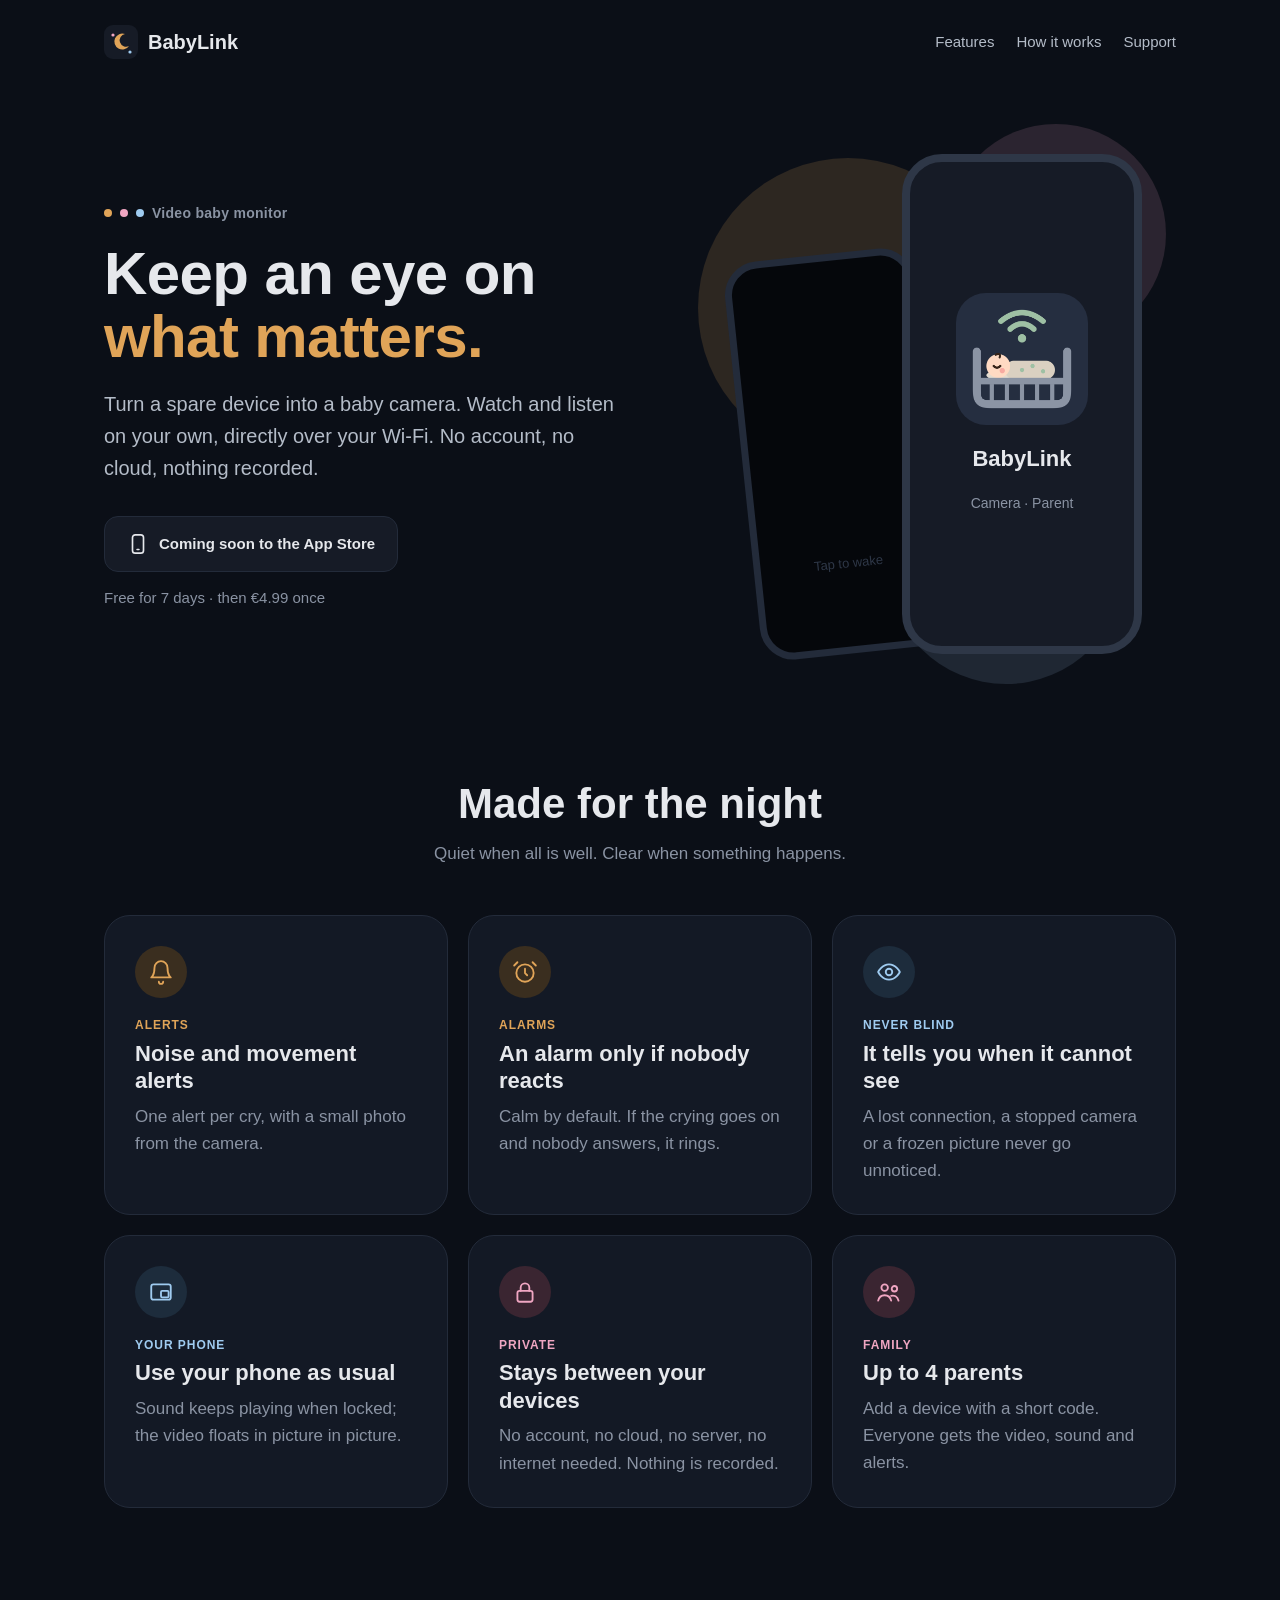
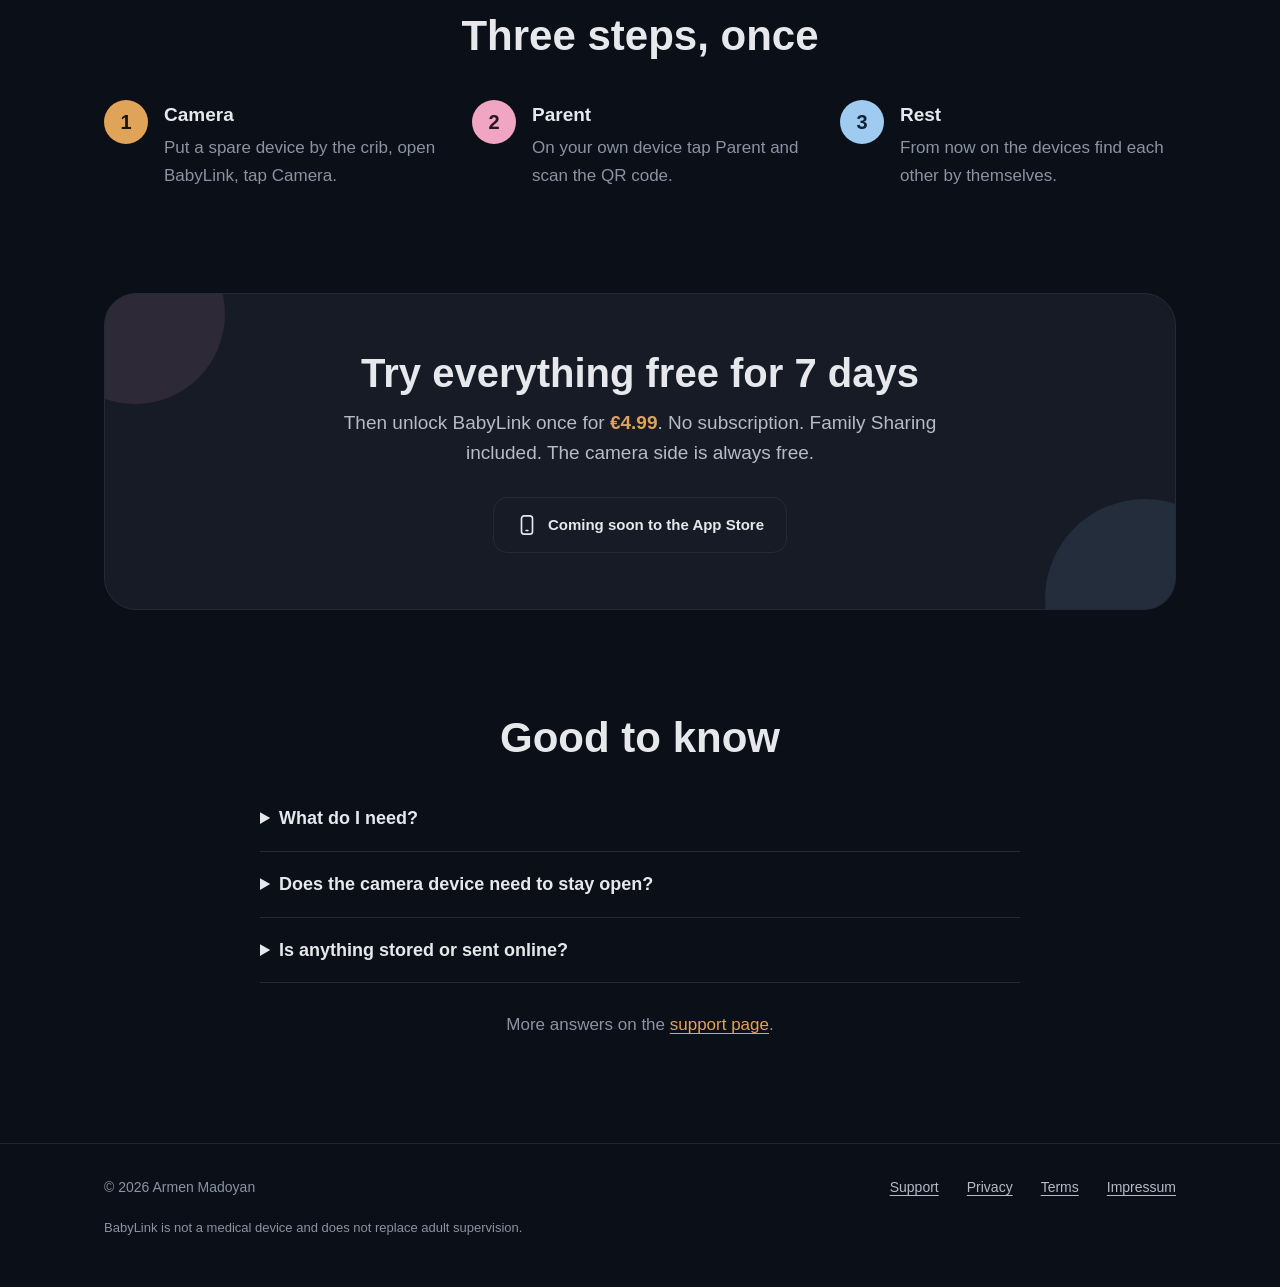
<file: index.html>
<!doctype html>
<html lang="en">
<head>
<meta charset="utf-8">
<meta name="viewport" content="width=device-width,initial-scale=1">
<title>BabyLink: video baby monitor</title>
<meta name="description" content="Turn a spare device into a baby camera. Live video and sound directly over your Wi-Fi. No account, no cloud, nothing recorded.">
<meta name="theme-color" content="#0b0f17">
<link rel="icon" href="icon.svg" type="image/svg+xml">
<link rel="apple-touch-icon" href="apple-touch-icon.png">
<link rel="stylesheet" href="style.css">
</head>
<body>

<header class="wrap site-header">
  <a class="brand" href="index.html">
    <svg viewBox="0 0 34 34" aria-hidden="true"><rect width="34" height="34" rx="9" fill="#161b26"/><path d="M21 9a8 8 0 1 0 4 12 6.4 6.4 0 1 1-4-12z" fill="#e0a458"/><circle cx="9" cy="10" r="1.6" fill="#f0a6c2"/><circle cx="26" cy="27" r="1.6" fill="#9fcbf0"/></svg>
    BabyLink
  </a>
  <nav class="site-nav" aria-label="Main">
    <a href="#features">Features</a>
    <a href="#how">How it works</a>
    <a href="support.html">Support</a>
  </nav>
</header>

<main>
  <section class="wrap hero" id="top">
    <div class="hero-text">
      <p class="kicker"><span class="dot amber"></span><span class="dot rose"></span><span class="dot sky"></span>Video baby monitor</p>
      <h1>Keep an eye on <span>what matters.</span></h1>
      <p class="lead">Turn a spare device into a baby camera. Watch and listen on your own, directly over your Wi-Fi. No account, no cloud, nothing recorded.</p>
      <div class="cta">
        <!-- After the release: replace this with the App Store badge linking to the app. -->
        <span class="store"><svg viewBox="0 0 24 24" fill="none" stroke="currentColor" stroke-width="1.8" stroke-linecap="round" stroke-linejoin="round" aria-hidden="true"><rect x="6" y="2" width="12" height="20" rx="3"/><path d="M11 18h2"/></svg>Coming soon to the App Store</span>
        <span class="price-note">Free for 7 days · then €4.99 once</span>
      </div>
    </div>
    <div class="hero-art" aria-hidden="true">
      <div class="glow amber"></div>
      <div class="glow rose"></div>
      <div class="glow sky"></div>
      <!-- Screenshots come later: replace the two phones' content with images. -->
      <div class="phones">
        <div class="phone camera">Tap to wake</div>
        <div class="phone parent">
          <img src="img/app-icon.png" alt="" width="132" height="132">
          <p>BabyLink</p>
          <small>Camera · Parent</small>
        </div>
      </div>
    </div>
  </section>

  <section class="wrap" id="features">
    <h2 class="section-title">Made for the night</h2>
    <p class="section-lead">Quiet when all is well. Clear when something happens.</p>
    <div class="tiles">
      <div class="tile amber">
        <div class="tile-icon"><svg viewBox="0 0 24 24" aria-hidden="true"><path d="M6 8a6 6 0 0 1 12 0c0 7 3 9 3 9H3s3-2 3-9"/><path d="M10 21a2 2 0 0 0 4 0"/></svg></div>
        <p class="label">Alerts</p>
        <h3>Noise and movement alerts</h3>
        <p>One alert per cry, with a small photo from the camera.</p>
      </div>
      <div class="tile amber">
        <div class="tile-icon"><svg viewBox="0 0 24 24" aria-hidden="true"><circle cx="12" cy="13" r="8"/><path d="M12 9v4l2 2M5 3L2 6M19 3l3 3"/></svg></div>
        <p class="label">Alarms</p>
        <h3>An alarm only if nobody reacts</h3>
        <p>Calm by default. If the crying goes on and nobody answers, it rings.</p>
      </div>
      <div class="tile sky">
        <div class="tile-icon"><svg viewBox="0 0 24 24" aria-hidden="true"><path d="M2 12s3.5-7 10-7 10 7 10 7-3.5 7-10 7S2 12 2 12z"/><circle cx="12" cy="12" r="3"/></svg></div>
        <p class="label">Never blind</p>
        <h3>It tells you when it cannot see</h3>
        <p>A lost connection, a stopped camera or a frozen picture never go unnoticed.</p>
      </div>
      <div class="tile sky">
        <div class="tile-icon"><svg viewBox="0 0 24 24" aria-hidden="true"><rect x="3" y="5" width="18" height="14" rx="2"/><rect x="12" y="11" width="7" height="6" rx="1"/></svg></div>
        <p class="label">Your phone</p>
        <h3>Use your phone as usual</h3>
        <p>Sound keeps playing when locked; the video floats in picture in picture.</p>
      </div>
      <div class="tile rose">
        <div class="tile-icon"><svg viewBox="0 0 24 24" aria-hidden="true"><rect x="5" y="11" width="14" height="10" rx="2"/><path d="M8 11V8a4 4 0 0 1 8 0v3"/></svg></div>
        <p class="label">Private</p>
        <h3>Stays between your devices</h3>
        <p>No account, no cloud, no server, no internet needed. Nothing is recorded.</p>
      </div>
      <div class="tile rose">
        <div class="tile-icon"><svg viewBox="0 0 24 24" aria-hidden="true"><circle cx="8" cy="8" r="3"/><circle cx="17" cy="9" r="2.5"/><path d="M2 20c.8-3.5 3.2-5 6-5s5.2 1.5 6 5M14 15.5c2.7-.6 5.8.6 6.8 4.5"/></svg></div>
        <p class="label">Family</p>
        <h3>Up to 4 parents</h3>
        <p>Add a device with a short code. Everyone gets the video, sound and alerts.</p>
      </div>
    </div>
  </section>

  <section class="wrap section" id="how">
    <h2 class="section-title">Three steps, once</h2>
    <ol class="steps">
      <li><span class="num amber">1</span><span><strong>Camera</strong><span>Put a spare device by the crib, open BabyLink, tap Camera.</span></span></li>
      <li><span class="num rose">2</span><span><strong>Parent</strong><span>On your own device tap Parent and scan the QR code.</span></span></li>
      <li><span class="num sky">3</span><span><strong>Rest</strong><span>From now on the devices find each other by themselves.</span></span></li>
    </ol>
  </section>

  <section class="wrap section" id="price">
    <div class="price">
      <div class="glow rose" aria-hidden="true"></div>
      <div class="glow sky" aria-hidden="true"></div>
      <h2>Try everything free for 7 days</h2>
      <p>Then unlock BabyLink once for <strong>€4.99</strong>. No subscription. Family Sharing included. The camera side is always free.</p>
      <span class="store"><svg viewBox="0 0 24 24" fill="none" stroke="currentColor" stroke-width="1.8" stroke-linecap="round" stroke-linejoin="round" aria-hidden="true"><rect x="6" y="2" width="12" height="20" rx="3"/><path d="M11 18h2"/></svg>Coming soon to the App Store</span>
    </div>
  </section>

  <section class="wrap section">
    <div class="faq">
      <h2 class="section-title" style="margin-bottom: 24px">Good to know</h2>
      <details>
        <summary>What do I need?</summary>
        <p>Two or more devices with BabyLink on the same Wi-Fi, or on one phone's hotspot.</p>
      </details>
      <details>
        <summary>Does the camera device need to stay open?</summary>
        <p>Yes. The camera stops when the device is locked, so BabyLink keeps it open and dims its screen to black. Put it on a charger for the night.</p>
      </details>
      <details>
        <summary>Is anything stored or sent online?</summary>
        <p>No. There is no server and nothing is recorded. Read the <a href="privacy.html">Privacy Policy</a>.</p>
      </details>
      <p class="more">More answers on the <a href="support.html">support page</a>.</p>
    </div>
  </section>
</main>

<footer class="site-footer">
  <div class="wrap">
    <span class="copy">© 2026 Armen Madoyan</span>
    <a href="support.html">Support</a>
    <a href="privacy.html">Privacy</a>
    <a href="terms.html">Terms</a>
    <a href="impressum.html">Impressum</a>
    <p class="note">BabyLink is not a medical device and does not replace adult supervision.</p>
  </div>
</footer>

</body>
</html>
</file>
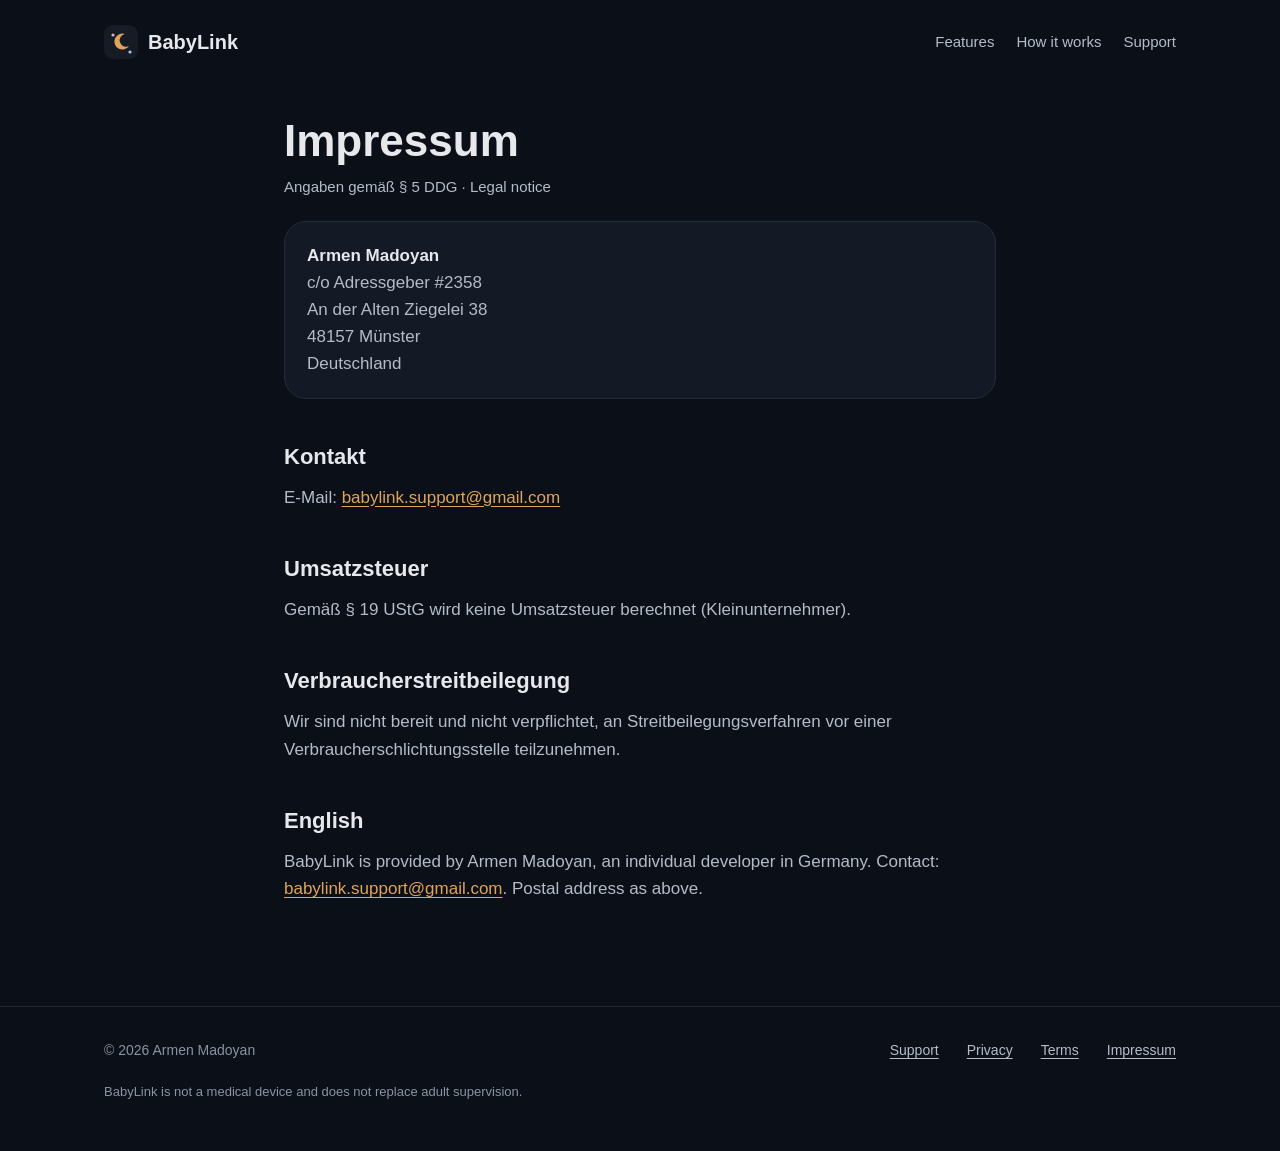
<file: impressum.html>
<!doctype html>
<html lang="en">
<head>
<meta charset="utf-8">
<meta name="viewport" content="width=device-width,initial-scale=1">
<title>BabyLink Impressum</title>
<meta name="theme-color" content="#0b0f17">
<link rel="icon" href="icon.svg" type="image/svg+xml">
<link rel="apple-touch-icon" href="apple-touch-icon.png">
<link rel="stylesheet" href="style.css">
</head>
<body>

<header class="wrap site-header">
  <a class="brand" href="index.html">
    <svg viewBox="0 0 34 34" aria-hidden="true"><rect width="34" height="34" rx="9" fill="#161b26"/><path d="M21 9a8 8 0 1 0 4 12 6.4 6.4 0 1 1-4-12z" fill="#e0a458"/><circle cx="9" cy="10" r="1.6" fill="#f0a6c2"/><circle cx="26" cy="27" r="1.6" fill="#9fcbf0"/></svg>
    BabyLink
  </a>
  <nav class="site-nav" aria-label="Main">
    <a href="index.html#features">Features</a>
    <a href="index.html#how">How it works</a>
    <a href="support.html">Support</a>
  </nav>
</header>

<main class="doc">
<h1>Impressum</h1>
<p class="muted">Angaben gemäß § 5 DDG · Legal notice</p>
<div class="box"><p><strong>Armen Madoyan</strong><br>c/o Adressgeber #2358<br>An der Alten Ziegelei 38<br>48157 Münster<br>Deutschland</p>
</div>
<h2>Kontakt</h2>
<p>E-Mail: <a href="mailto:babylink.support@gmail.com">babylink.support@gmail.com</a></p>
<h2>Umsatzsteuer</h2>
<p>Gemäß § 19 UStG wird keine Umsatzsteuer berechnet (Kleinunternehmer).</p>
<h2>Verbraucherstreitbeilegung</h2>
<p>Wir sind nicht bereit und nicht verpflichtet, an Streitbeilegungsverfahren vor einer Verbraucherschlichtungsstelle teilzunehmen.</p>
<h2>English</h2>
<p>BabyLink is provided by Armen Madoyan, an individual developer in Germany. Contact: <a href="mailto:babylink.support@gmail.com">babylink.support@gmail.com</a>. Postal address as above.</p>

</main>

<footer class="site-footer">
  <div class="wrap">
    <span class="copy">© 2026 Armen Madoyan</span>
    <a href="support.html">Support</a>
    <a href="privacy.html">Privacy</a>
    <a href="terms.html">Terms</a>
    <a href="impressum.html">Impressum</a>
    <p class="note">BabyLink is not a medical device and does not replace adult supervision.</p>
  </div>
</footer>

</body>
</html>
</file>
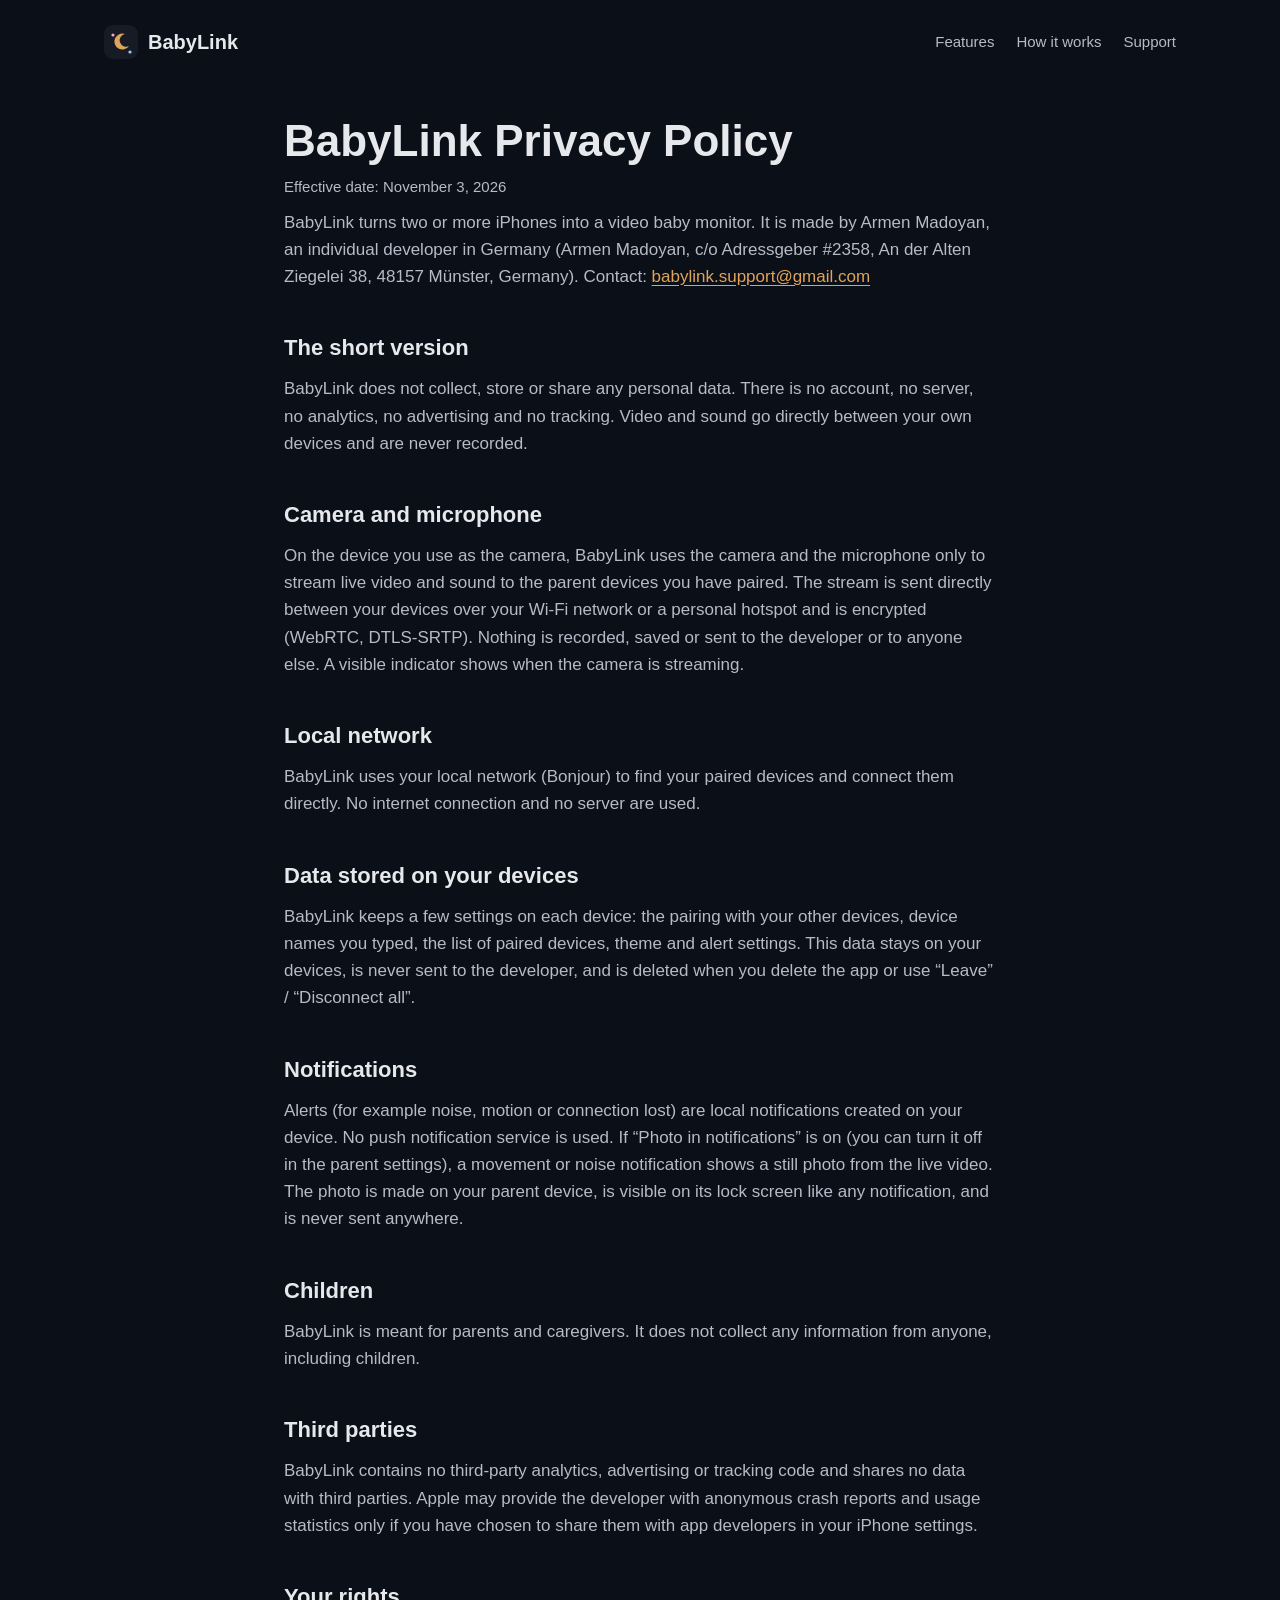
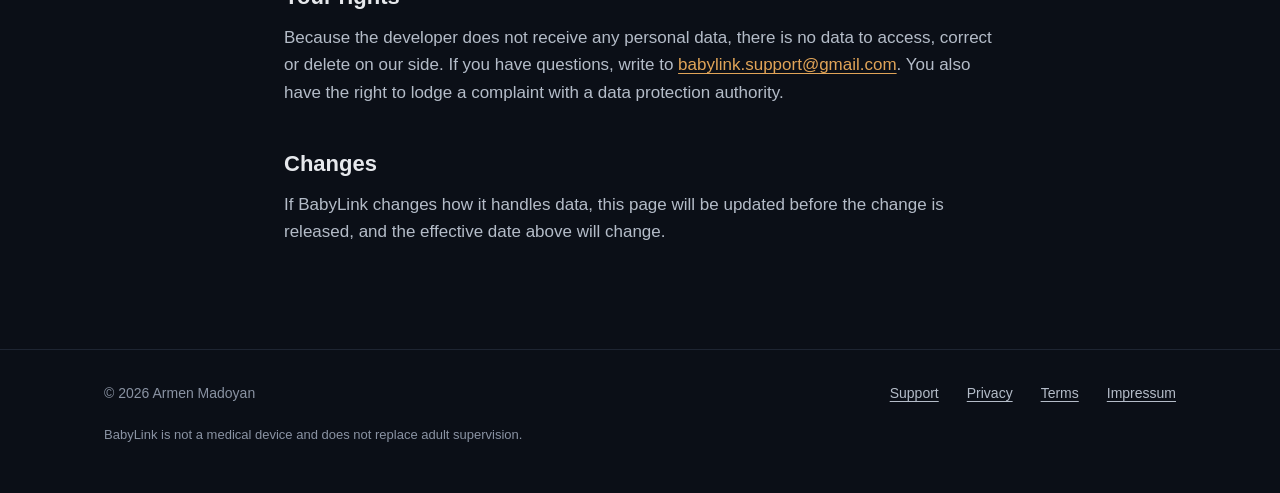
<file: privacy.html>
<!doctype html>
<html lang="en">
<head>
<meta charset="utf-8">
<meta name="viewport" content="width=device-width,initial-scale=1">
<title>BabyLink Privacy Policy</title>
<meta name="theme-color" content="#0b0f17">
<link rel="icon" href="icon.svg" type="image/svg+xml">
<link rel="apple-touch-icon" href="apple-touch-icon.png">
<link rel="stylesheet" href="style.css">
</head>
<body>

<header class="wrap site-header">
  <a class="brand" href="index.html">
    <svg viewBox="0 0 34 34" aria-hidden="true"><rect width="34" height="34" rx="9" fill="#161b26"/><path d="M21 9a8 8 0 1 0 4 12 6.4 6.4 0 1 1-4-12z" fill="#e0a458"/><circle cx="9" cy="10" r="1.6" fill="#f0a6c2"/><circle cx="26" cy="27" r="1.6" fill="#9fcbf0"/></svg>
    BabyLink
  </a>
  <nav class="site-nav" aria-label="Main">
    <a href="index.html#features">Features</a>
    <a href="index.html#how">How it works</a>
    <a href="support.html">Support</a>
  </nav>
</header>

<main class="doc">
<h1>BabyLink Privacy Policy</h1>
<p class="muted">Effective date: November 3, 2026</p>
<p>BabyLink turns two or more iPhones into a video baby monitor. It is made by Armen Madoyan, an individual developer in Germany (Armen Madoyan, c/o Adressgeber #2358, An der Alten Ziegelei 38, 48157 Münster, Germany). Contact: <a href="mailto:babylink.support@gmail.com">babylink.support@gmail.com</a></p>
<h2>The short version</h2>
<p>BabyLink does not collect, store or share any personal data. There is no account, no server, no analytics, no advertising and no tracking. Video and sound go directly between your own devices and are never recorded.</p>
<h2>Camera and microphone</h2>
<p>On the device you use as the camera, BabyLink uses the camera and the microphone only to stream live video and sound to the parent devices you have paired. The stream is sent directly between your devices over your Wi-Fi network or a personal hotspot and is encrypted (WebRTC, DTLS-SRTP). Nothing is recorded, saved or sent to the developer or to anyone else. A visible indicator shows when the camera is streaming.</p>
<h2>Local network</h2>
<p>BabyLink uses your local network (Bonjour) to find your paired devices and connect them directly. No internet connection and no server are used.</p>
<h2>Data stored on your devices</h2>
<p>BabyLink keeps a few settings on each device: the pairing with your other devices, device names you typed, the list of paired devices, theme and alert settings. This data stays on your devices, is never sent to the developer, and is deleted when you delete the app or use &ldquo;Leave&rdquo; / &ldquo;Disconnect all&rdquo;.</p>
<h2>Notifications</h2>
<p>Alerts (for example noise, motion or connection lost) are local notifications created on your device. No push notification service is used. If &ldquo;Photo in notifications&rdquo; is on (you can turn it off in the parent settings), a movement or noise notification shows a still photo from the live video. The photo is made on your parent device, is visible on its lock screen like any notification, and is never sent anywhere.</p>
<h2>Children</h2>
<p>BabyLink is meant for parents and caregivers. It does not collect any information from anyone, including children.</p>
<h2>Third parties</h2>
<p>BabyLink contains no third-party analytics, advertising or tracking code and shares no data with third parties. Apple may provide the developer with anonymous crash reports and usage statistics only if you have chosen to share them with app developers in your iPhone settings.</p>
<h2>Your rights</h2>
<p>Because the developer does not receive any personal data, there is no data to access, correct or delete on our side. If you have questions, write to <a href="mailto:babylink.support@gmail.com">babylink.support@gmail.com</a>. You also have the right to lodge a complaint with a data protection authority.</p>
<h2>Changes</h2>
<p>If BabyLink changes how it handles data, this page will be updated before the change is released, and the effective date above will change.</p>

</main>

<footer class="site-footer">
  <div class="wrap">
    <span class="copy">© 2026 Armen Madoyan</span>
    <a href="support.html">Support</a>
    <a href="privacy.html">Privacy</a>
    <a href="terms.html">Terms</a>
    <a href="impressum.html">Impressum</a>
    <p class="note">BabyLink is not a medical device and does not replace adult supervision.</p>
  </div>
</footer>

</body>
</html>
</file>
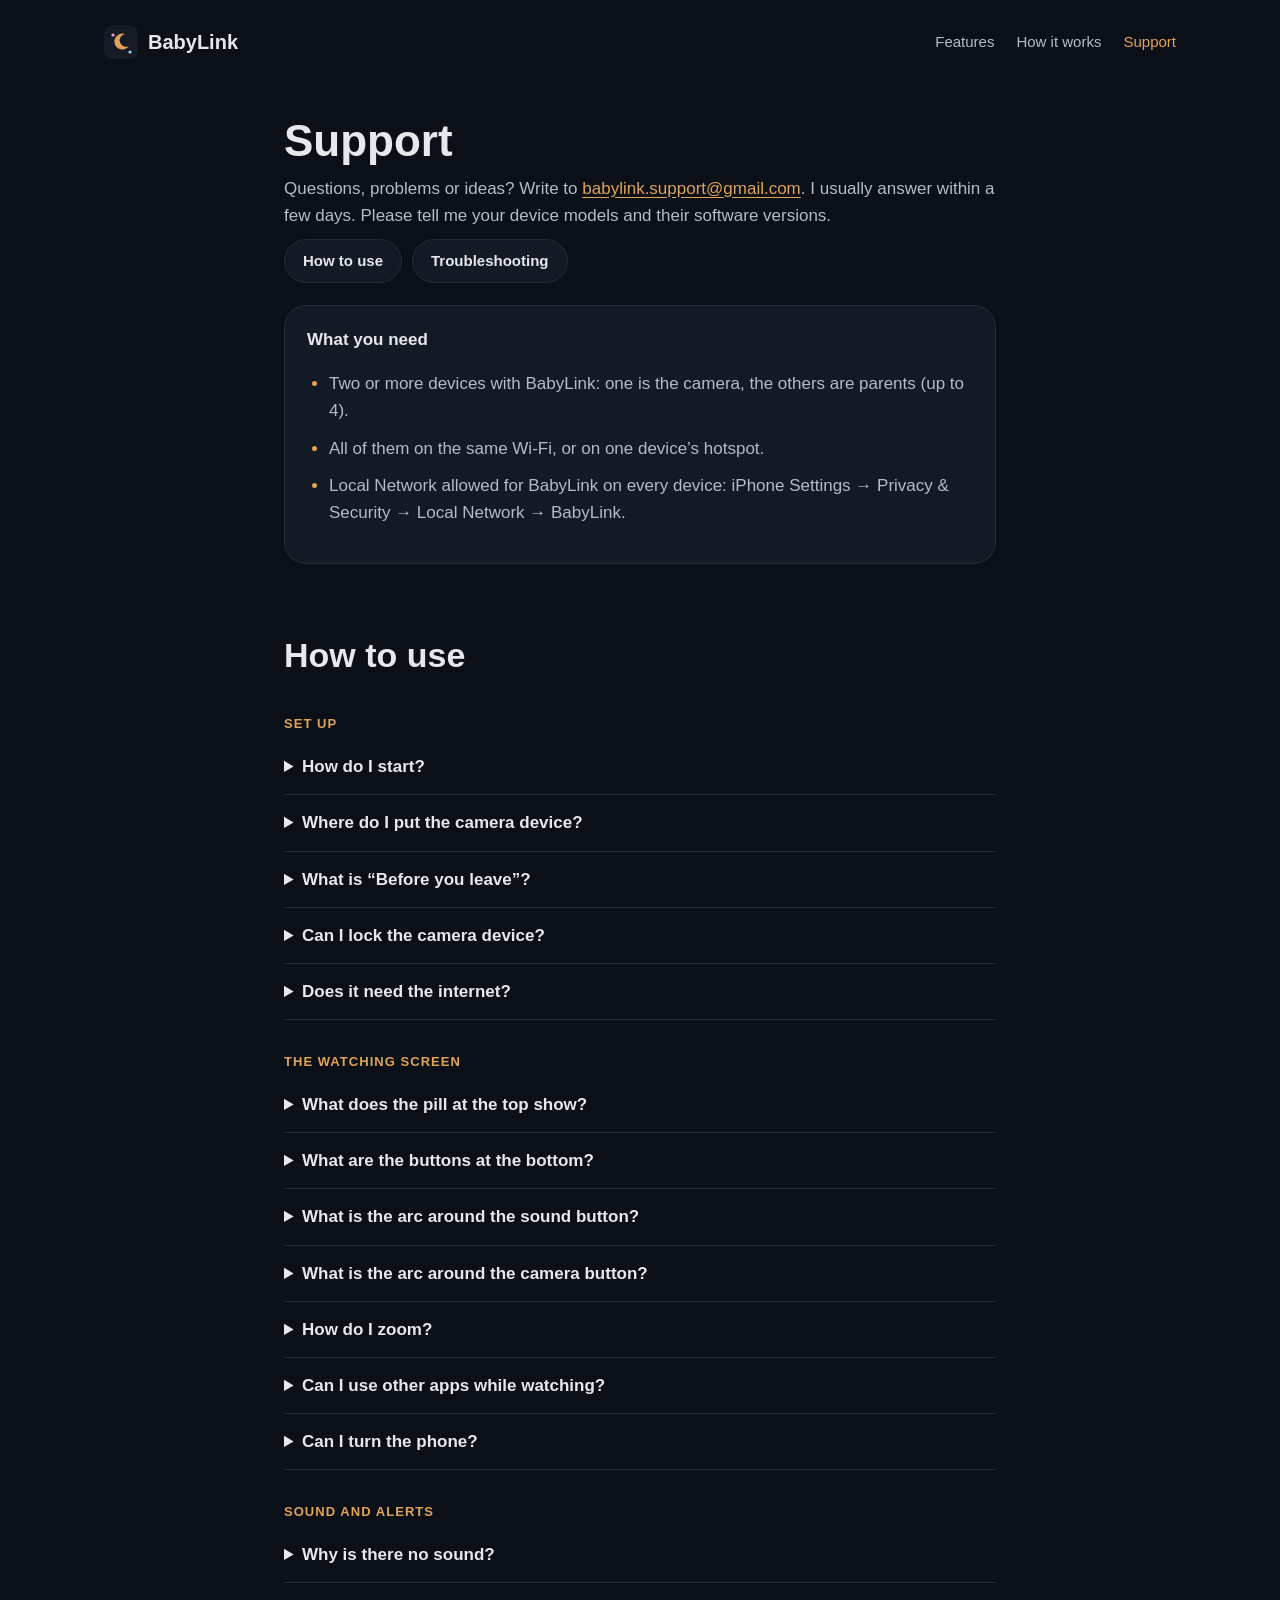
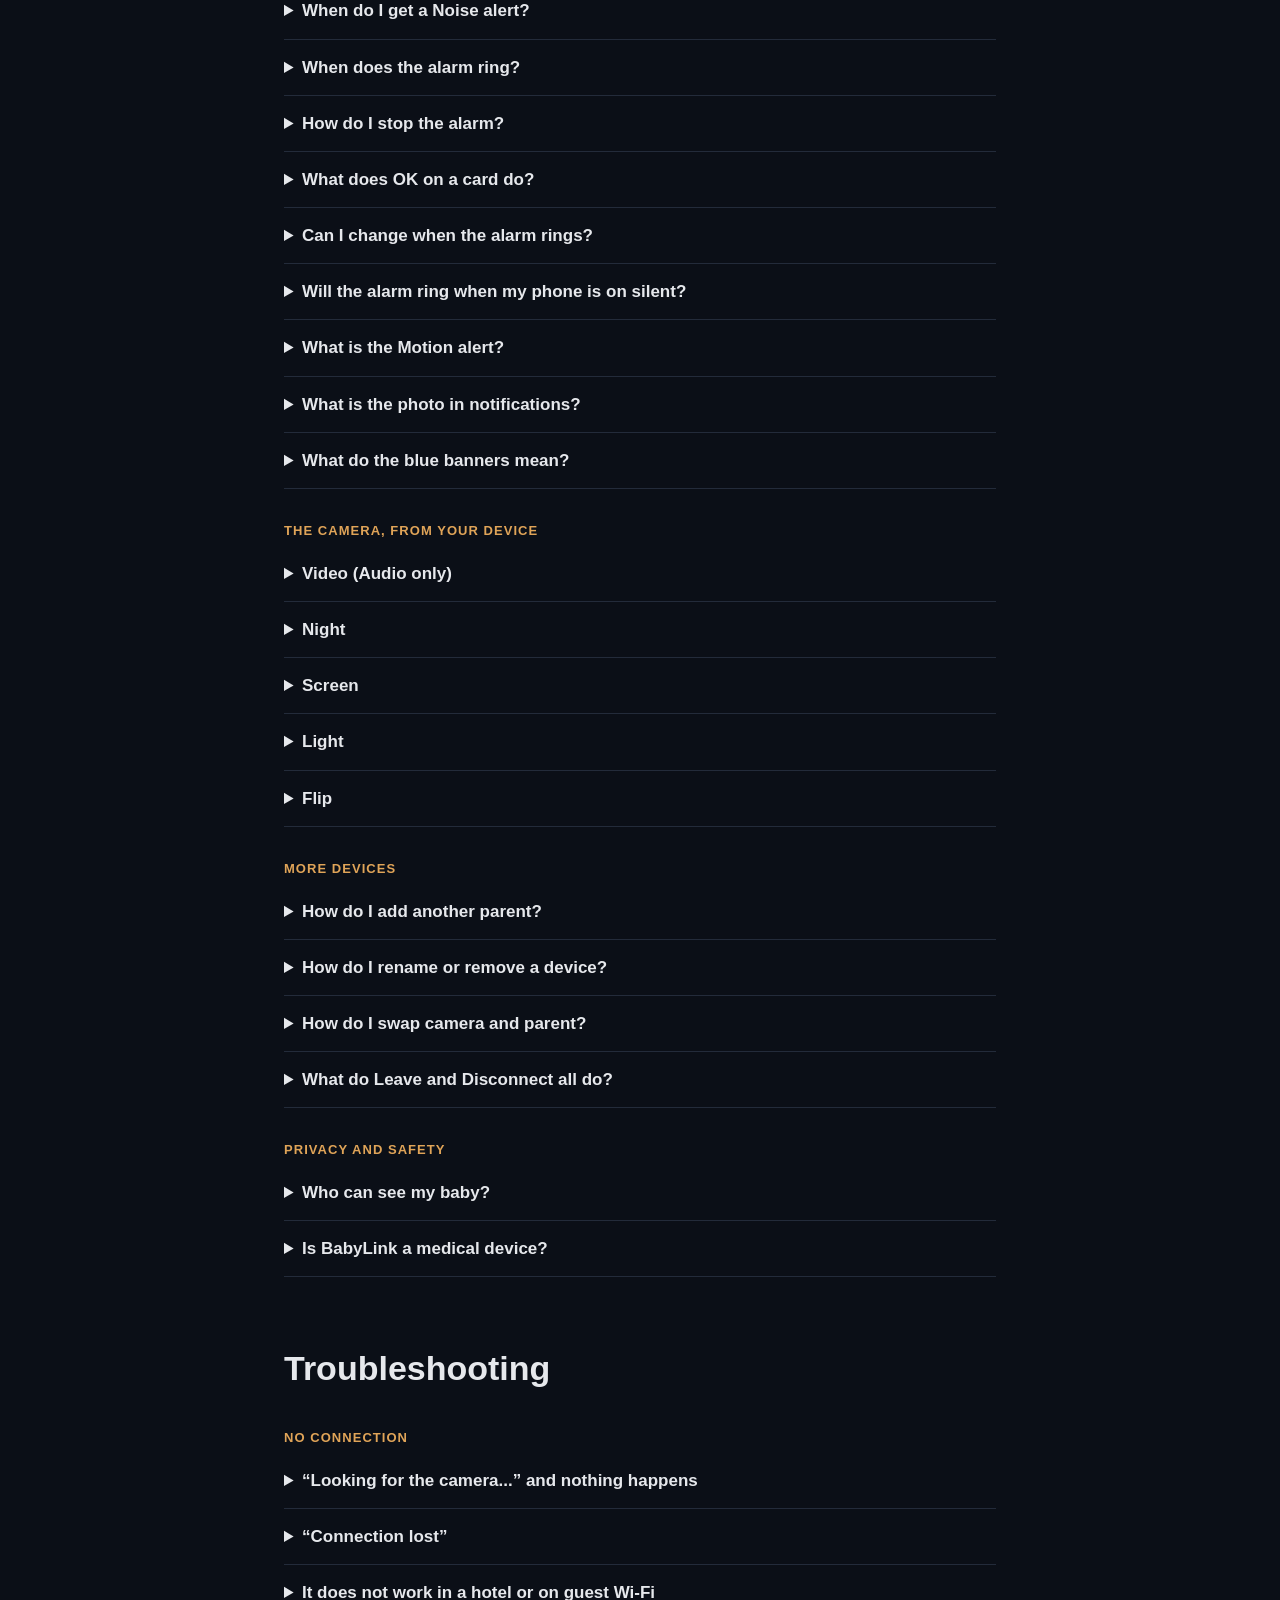
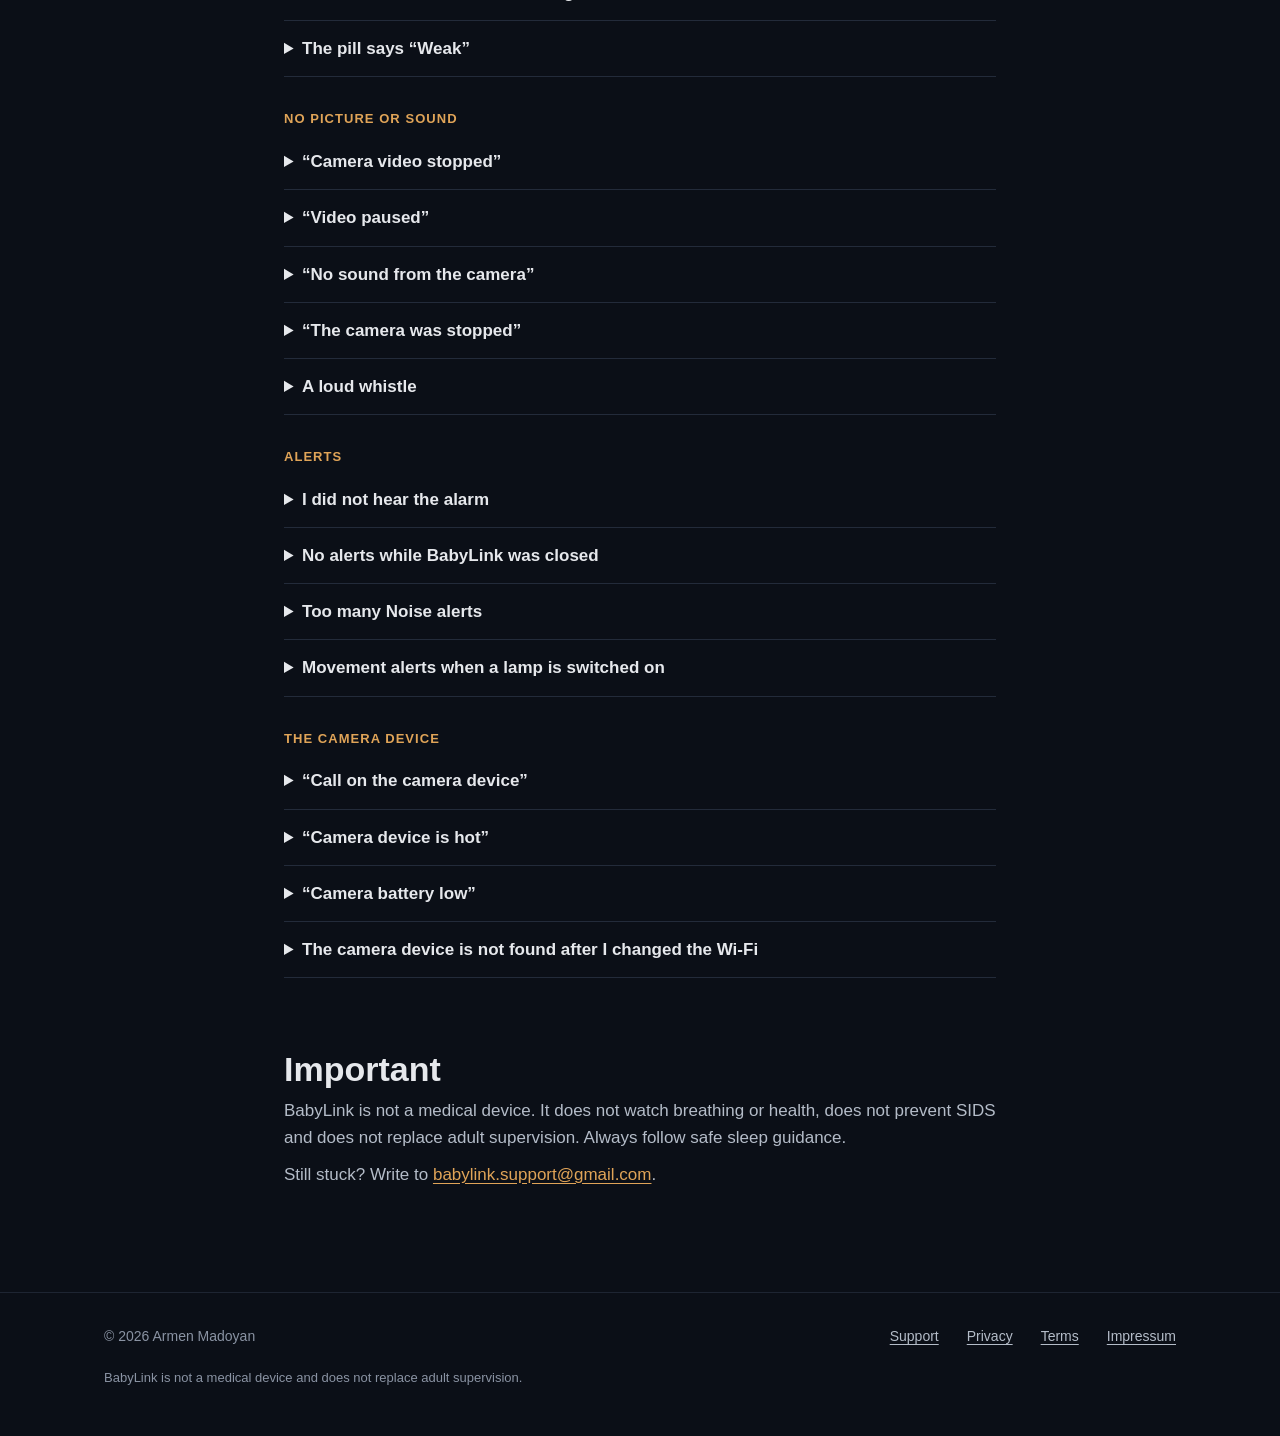
<file: support.html>
<!doctype html>
<html lang="en">
<head>
<meta charset="utf-8">
<meta name="viewport" content="width=device-width,initial-scale=1">
<title>BabyLink Support</title>
<meta name="theme-color" content="#0b0f17">
<link rel="icon" href="icon.svg" type="image/svg+xml">
<link rel="apple-touch-icon" href="apple-touch-icon.png">
<link rel="stylesheet" href="style.css">
</head>
<body>
<!-- Made by scripts/support-page.mjs in the app's repository from src/lib/helpTexts.ts.
     Change the texts there and run the script again; edits made here are overwritten. -->

<header class="wrap site-header">
  <a class="brand" href="index.html">
    <svg viewBox="0 0 34 34" aria-hidden="true"><rect width="34" height="34" rx="9" fill="#161b26"/><path d="M21 9a8 8 0 1 0 4 12 6.4 6.4 0 1 1-4-12z" fill="#e0a458"/><circle cx="9" cy="10" r="1.6" fill="#f0a6c2"/><circle cx="26" cy="27" r="1.6" fill="#9fcbf0"/></svg>
    BabyLink
  </a>
  <nav class="site-nav" aria-label="Main">
    <a href="index.html#features">Features</a>
    <a href="index.html#how">How it works</a>
    <a href="support.html" aria-current="page">Support</a>
  </nav>
</header>

<main class="doc">
<h1>Support</h1>
<p>Questions, problems or ideas? Write to <a href="mailto:babylink.support@gmail.com">babylink.support@gmail.com</a>. I usually answer within a few days. Please tell me your device models and their software versions.</p>
<p class="toc"><a href="#how-to-use">How to use</a><a href="#troubleshooting">Troubleshooting</a></p>

<div class="box">
<p><strong>What you need</strong></p>
<ul>
<li>Two or more devices with BabyLink: one is the camera, the others are parents (up to 4).</li>
<li>All of them on the same Wi-Fi, or on one device’s hotspot.</li>
<li>Local Network allowed for BabyLink on every device: iPhone Settings → Privacy &amp; Security → Local Network → BabyLink.</li>
</ul>
</div>

<h2 class="part" id="how-to-use">How to use</h2>
<h3 id="set-up">Set up</h3>
<details><summary>How do I start?</summary><ol><li>On the device that stays with the baby: open BabyLink, tap Camera. It shows a code.</li><li>On your device: tap Parent and scan the code.</li><li>Done. Next time the devices find each other by themselves.</li></ol></details>
<details><summary>Where do I put the camera device?</summary><p>About 1–2 m from the baby, out of reach, with the whole bed in the picture. Keep it plugged in. Not under a blanket or in the sun: it gets warm.</p></details>
<details><summary>What is “Before you leave”?</summary><p>A short list on the camera device: airplane mode with Wi-Fi on, Do Not Disturb, silent, charger. It stops calls and sounds from waking the baby. Open it again with the ! button.</p></details>
<details><summary>Can I lock the camera device?</summary><p>With video: no. iPhone stops the camera when it locks. The screen goes dark by itself after 30 seconds, that is enough.</p><p>With Audio only: yes, sound keeps going.</p></details>
<details><summary>Does it need the internet?</summary><p>No. Only that both devices are on the same Wi-Fi, or on one device’s hotspot. Nothing leaves your home: no account, no server.</p></details>
<h3 id="the-watching-screen">The watching screen</h3>
<details><summary>What does the pill at the top show?</summary><p>The connection in one word (Live, Weak, No video, No sound, Lost), how late the picture is, and the camera device’s battery. Tap it for details.</p></details>
<details><summary>What are the buttons at the bottom?</summary><p>Left to right: Devices · Sound · Settings · Camera · Stop. The ☰ at the top left opens the main menu.</p></details>
<details><summary>What is the arc around the sound button?</summary><p>How loud it is by the baby right now. The small arrow is where the Noise alert starts. A blue button means the sound is off on this device.</p></details>
<details><summary>What is the arc around the camera button?</summary><p>How much moves in the picture. The arrow is where the Motion alert starts. A blue button means the video is off (Audio only).</p></details>
<details><summary>How do I zoom?</summary><p>Pinch with two fingers. Double tap for 2×. Drag to move around. Only the picture here zooms; the camera device is not touched.</p></details>
<details><summary>Can I use other apps while watching?</summary><p>Yes. Tap the picture-in-picture button at the top right, then swipe up: a small video stays on top. Sound and alerts keep working with the screen locked too.</p></details>
<details><summary>Can I turn the phone?</summary><p>Yes. The picture and the cards turn with it; the buttons stay at their edges. The rotation lock in Control Center keeps everything upright.</p></details>
<h3 id="sound-and-alerts">Sound and alerts</h3>
<details><summary>Why is there no sound?</summary><p>Sound is off every time you start, so two devices in one room don’t whistle. Tap the blue sound button, then “Turn sound on”.</p></details>
<details><summary>When do I get a Noise alert?</summary><p>When a sound lasts long enough. Low: loud crying for 8 seconds. Medium: crying for 5 seconds. High: quiet sounds for 3 seconds. Change it in the sound menu.</p></details>
<details><summary>When does the alarm ring?</summary><p>Only when you may have missed something: your baby has cried for a minute and you did not react (sound off here), or BabyLink has not been able to watch for about a minute. It starts quietly and gets louder.</p></details>
<details><summary>How do I stop the alarm?</summary><p>Touch the screen, open BabyLink, or press and hold the notification and tap Stop alarm. If the crying goes on, BabyLink tells you again after two minutes.</p></details>
<details><summary>What does OK on a card do?</summary><p>“I have seen it.” The card goes away; while the crying goes on, a small line under the pill keeps the time.</p></details>
<details><summary>Can I change when the alarm rings?</summary><p>In the main menu (☰), Alarms: 30 seconds, 1 minute or 2 minutes, and a switch for each alarm. With a switch off you still get the vibration and the notification.</p></details>
<details><summary>Will the alarm ring when my phone is on silent?</summary><p>Yes. But it cannot be louder than your phone’s volume: keep the volume up at night.</p></details>
<details><summary>What is the Motion alert?</summary><p>A notification when something moves for a while. Off at first. It never rings the alarm.</p></details>
<details><summary>What is the photo in notifications?</summary><p>The last picture from the camera, shown in Noise and Movement notifications, also on your lock screen. Turn it off in Settings (the gear) on the watching screen.</p></details>
<details><summary>What do the blue banners mean?</summary><p>Something to know, not an alarm: the camera device’s battery is low, it is hot, a call rings there, or notifications are off. Red means only that BabyLink cannot watch right now.</p></details>
<h3 id="the-camera-from-your-device">The camera, from your device</h3>
<details><summary>Video (Audio only)</summary><p>Turns the picture off and keeps the sound. Saves battery and keeps the camera device cool. Good for the night: in a dark room the picture shows little anyway.</p></details>
<details><summary>Night</summary><p>A brighter picture in low light, with fewer frames a second.</p></details>
<details><summary>Screen</summary><p>Turns the camera device’s screen dark or back on.</p></details>
<details><summary>Light</summary><p>The flashlight on the camera device, from 1 %. BabyLink asks first: it may wake the baby.</p></details>
<details><summary>Flip</summary><p>Back or front camera.</p></details>
<h3 id="more-devices">More devices</h3>
<details><summary>How do I add another parent?</summary><p>Open Devices, tap “Add a device”. On the new device: Parent, then scan the code or tap “I have a code”. The code works once, for 10 minutes. Up to 4 parent devices.</p></details>
<details><summary>How do I rename or remove a device?</summary><p>In Devices: tap the name to rename it, tap × to remove it. Any device can do this.</p></details>
<details><summary>How do I swap camera and parent?</summary><p>In Devices, Swap. Works with two devices. Or just tap Camera on the home screen of the parent device: it asks and swaps.</p></details>
<details><summary>What do Leave and Disconnect all do?</summary><p>Leave: only this device leaves, the others keep working.</p><p>Disconnect all (on the camera device): everyone is disconnected. To use them again, pair with a new code.</p></details>
<h3 id="privacy-and-safety">Privacy and safety</h3>
<details><summary>Who can see my baby?</summary><p>Only the devices you paired. Video and sound go straight from one device to the other over your Wi-Fi, encrypted. There is no server and no account. Nothing is recorded.</p></details>
<details><summary>Is BabyLink a medical device?</summary><p>No. It does not watch breathing or health. It does not replace you checking on your baby.</p></details>

<h2 class="part" id="troubleshooting">Troubleshooting</h2>
<h3 id="no-connection">No connection</h3>
<details><summary>“Looking for the camera...” and nothing happens</summary><ol><li>Open BabyLink on the camera device and unlock it.</li><li>Both devices on the same Wi-Fi?</li><li>iPhone Settings → Privacy &amp; Security → Local Network → BabyLink: on, on both devices.</li><li>Still nothing: Leave, then pair again with the code.</li></ol></details>
<details><summary>“Connection lost”</summary><p>BabyLink keeps trying by itself. Check the Wi-Fi and that the camera device is on, unlocked and has power.</p></details>
<details><summary>It does not work in a hotel or on guest Wi-Fi</summary><p>Many of these networks do not let devices talk to each other. Use one device’s hotspot (it needs mobile data) or a small travel router.</p></details>
<details><summary>The pill says “Weak”</summary><p>The Wi-Fi is slow there. Move the camera device or the router closer.</p></details>
<h3 id="no-picture-or-sound">No picture or sound</h3>
<details><summary>“Camera video stopped”</summary><p>BabyLink on the camera device was closed, or the device was locked. Open it there, or tap “Switch to audio only” to keep listening.</p></details>
<details><summary>“Video paused”</summary><p>No new picture arrives. Sound may still work. It usually comes back by itself.</p></details>
<details><summary>“No sound from the camera”</summary><p>Check the camera device: is BabyLink open, is a call going on?</p></details>
<details><summary>“The camera was stopped”</summary><p>Someone pressed Stop on the camera device. Tap “Start camera” to start it again.</p></details>
<details><summary>A loud whistle</summary><p>The two devices are too close with sound on. Turn sound off or move apart.</p></details>
<h3 id="alerts">Alerts</h3>
<details><summary>I did not hear the alarm</summary><p>Check your phone’s volume. Then iPhone Settings → Notifications → BabyLink: allowed, with Time Sensitive on. Try Test alarm in the main menu (☰), under Alarms. Check the Alarms switches too.</p></details>
<details><summary>No alerts while BabyLink was closed</summary><p>BabyLink watches only while it runs. Don’t swipe it away. If it is closed, iPhone shows “BabyLink is not watching” about a minute later.</p></details>
<details><summary>Too many Noise alerts</summary><p>Set Noise alert to Low in the sound menu. During a call on the camera device Noise alerts pause by themselves.</p></details>
<details><summary>Movement alerts when a lamp is switched on</summary><p>A sudden change of light can look like movement. Use Low, or turn the Motion alert off.</p></details>
<h3 id="the-camera-device">The camera device</h3>
<details><summary>“Call on the camera device”</summary><p>A call rang there; the video may stop until it ends. Turn on airplane mode on the camera device, then Wi-Fi again (see “Before you leave”).</p></details>
<details><summary>“Camera device is hot”</summary><p>Take it out of its case, away from blankets and the sun. Audio only keeps it cooler.</p></details>
<details><summary>“Camera battery low”</summary><p>The camera device’s battery is under 20 % and it is not charging. Plug it in.</p></details>
<details><summary>The camera device is not found after I changed the Wi-Fi</summary><p>Give it a minute: it announces itself again. Still nothing: Stop and start the camera there.</p></details>

<h2 class="part" id="important">Important</h2>
<p>BabyLink is not a medical device. It does not watch breathing or health, does not prevent SIDS and does not replace adult supervision. Always follow safe sleep guidance.</p>
<p>Still stuck? Write to <a href="mailto:babylink.support@gmail.com">babylink.support@gmail.com</a>.</p>
</main>

<footer class="site-footer">
  <div class="wrap">
    <span class="copy">© 2026 Armen Madoyan</span>
    <a href="support.html">Support</a>
    <a href="privacy.html">Privacy</a>
    <a href="terms.html">Terms</a>
    <a href="impressum.html">Impressum</a>
    <p class="note">BabyLink is not a medical device and does not replace adult supervision.</p>
  </div>
</footer>

</body>
</html>
</file>
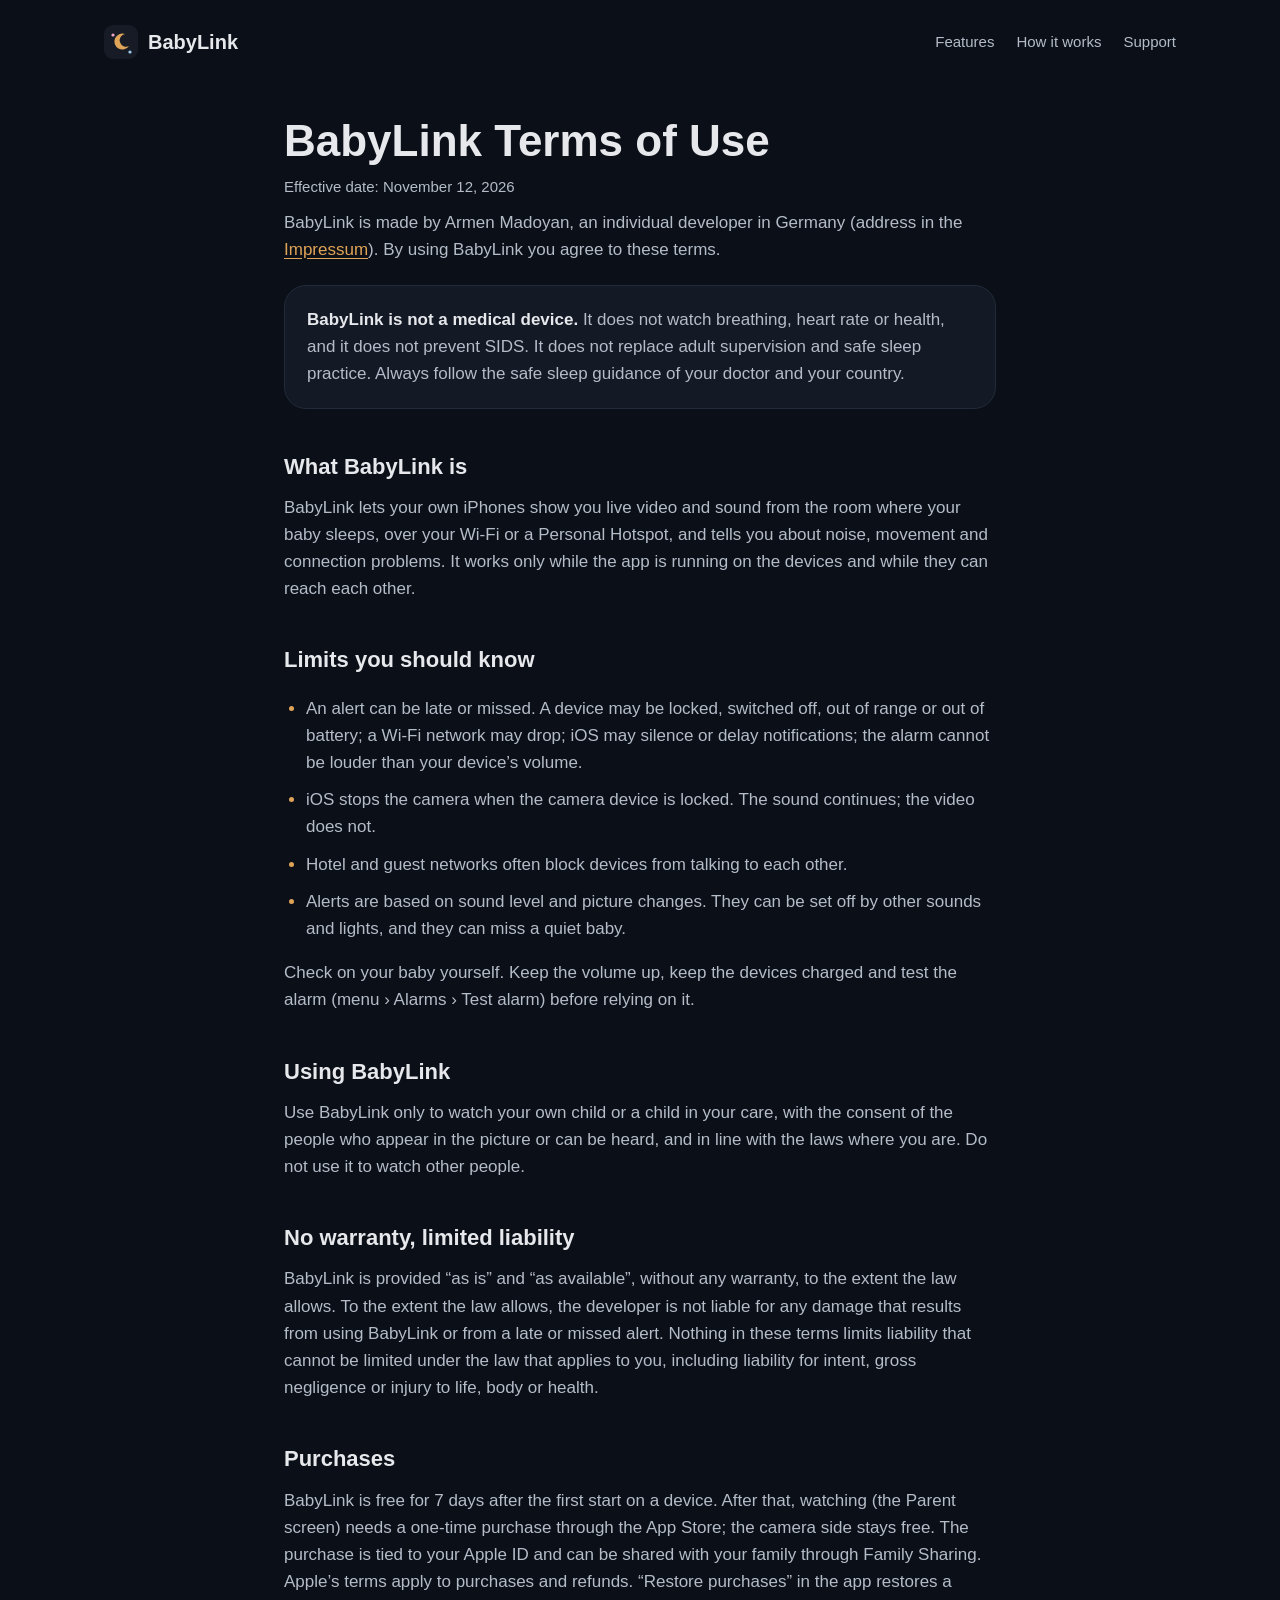
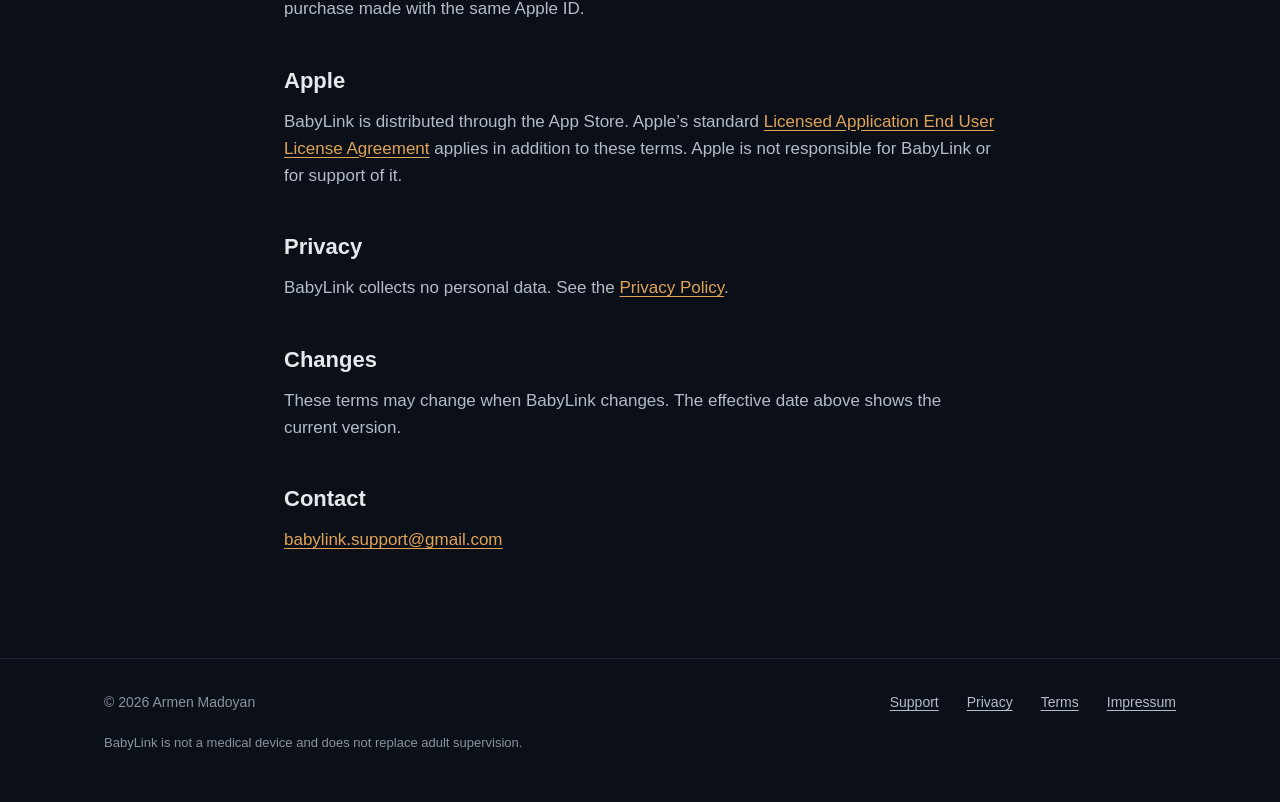
<file: terms.html>
<!doctype html>
<html lang="en">
<head>
<meta charset="utf-8">
<meta name="viewport" content="width=device-width,initial-scale=1">
<title>BabyLink Terms of Use</title>
<meta name="theme-color" content="#0b0f17">
<link rel="icon" href="icon.svg" type="image/svg+xml">
<link rel="apple-touch-icon" href="apple-touch-icon.png">
<link rel="stylesheet" href="style.css">
</head>
<body>

<header class="wrap site-header">
  <a class="brand" href="index.html">
    <svg viewBox="0 0 34 34" aria-hidden="true"><rect width="34" height="34" rx="9" fill="#161b26"/><path d="M21 9a8 8 0 1 0 4 12 6.4 6.4 0 1 1-4-12z" fill="#e0a458"/><circle cx="9" cy="10" r="1.6" fill="#f0a6c2"/><circle cx="26" cy="27" r="1.6" fill="#9fcbf0"/></svg>
    BabyLink
  </a>
  <nav class="site-nav" aria-label="Main">
    <a href="index.html#features">Features</a>
    <a href="index.html#how">How it works</a>
    <a href="support.html">Support</a>
  </nav>
</header>

<main class="doc">
<h1>BabyLink Terms of Use</h1>
<p class="muted">Effective date: November 12, 2026</p>
<p>BabyLink is made by Armen Madoyan, an individual developer in Germany (address in the <a href="impressum.html">Impressum</a>). By using BabyLink you agree to these terms.</p>
<div class="box"><p><strong>BabyLink is not a medical device.</strong> It does not watch breathing, heart rate or health, and it does not prevent SIDS. It does not replace adult supervision and safe sleep practice. Always follow the safe sleep guidance of your doctor and your country.</p>
</div>
<h2>What BabyLink is</h2>
<p>BabyLink lets your own iPhones show you live video and sound from the room where your baby sleeps, over your Wi-Fi or a Personal Hotspot, and tells you about noise, movement and connection problems. It works only while the app is running on the devices and while they can reach each other.</p>
<h2>Limits you should know</h2>
<ul><li>An alert can be late or missed. A device may be locked, switched off, out of range or out of battery; a Wi-Fi network may drop; iOS may silence or delay notifications; the alarm cannot be louder than your device&rsquo;s volume.</li><li>iOS stops the camera when the camera device is locked. The sound continues; the video does not.</li><li>Hotel and guest networks often block devices from talking to each other.</li><li>Alerts are based on sound level and picture changes. They can be set off by other sounds and lights, and they can miss a quiet baby.</li></ul>
<p>Check on your baby yourself. Keep the volume up, keep the devices charged and test the alarm (menu &rsaquo; Alarms &rsaquo; Test alarm) before relying on it.</p>
<h2>Using BabyLink</h2>
<p>Use BabyLink only to watch your own child or a child in your care, with the consent of the people who appear in the picture or can be heard, and in line with the laws where you are. Do not use it to watch other people.</p>
<h2>No warranty, limited liability</h2>
<p>BabyLink is provided &ldquo;as is&rdquo; and &ldquo;as available&rdquo;, without any warranty, to the extent the law allows. To the extent the law allows, the developer is not liable for any damage that results from using BabyLink or from a late or missed alert. Nothing in these terms limits liability that cannot be limited under the law that applies to you, including liability for intent, gross negligence or injury to life, body or health.</p>
<h2>Purchases</h2>
<p>BabyLink is free for 7 days after the first start on a device. After that, watching (the Parent screen) needs a one-time purchase through the App Store; the camera side stays free. The purchase is tied to your Apple ID and can be shared with your family through Family Sharing. Apple&rsquo;s terms apply to purchases and refunds. &ldquo;Restore purchases&rdquo; in the app restores a purchase made with the same Apple ID.</p>
<h2>Apple</h2>
<p>BabyLink is distributed through the App Store. Apple&rsquo;s standard <a href="https://www.apple.com/legal/internet-services/itunes/dev/stdeula/">Licensed Application End User License Agreement</a> applies in addition to these terms. Apple is not responsible for BabyLink or for support of it.</p>
<h2>Privacy</h2>
<p>BabyLink collects no personal data. See the <a href="privacy.html">Privacy Policy</a>.</p>
<h2>Changes</h2>
<p>These terms may change when BabyLink changes. The effective date above shows the current version.</p>
<h2>Contact</h2>
<p><a href="mailto:babylink.support@gmail.com">babylink.support@gmail.com</a></p>

</main>

<footer class="site-footer">
  <div class="wrap">
    <span class="copy">© 2026 Armen Madoyan</span>
    <a href="support.html">Support</a>
    <a href="privacy.html">Privacy</a>
    <a href="terms.html">Terms</a>
    <a href="impressum.html">Impressum</a>
    <p class="note">BabyLink is not a medical device and does not replace adult supervision.</p>
  </div>
</footer>

</body>
</html>
</file>
<file: style.css>
/* BabyLink site: one look for every page (dark, the app's Night colours with rose and sky). */
:root {
  --bg: #0b0f17;
  --surface: #131925;
  --surface-2: #161b26;
  --line: #232b3a;
  --line-soft: #1e2532;
  --text: #e6e8ec;
  --text-2: #b4bcc8;
  --muted: #8a93a3;
  --faint: #4f5868;
  --amber: #e0a458;
  --rose: #f0a6c2;
  --sky: #9fcbf0;
  --amber-bg: #3a2e1f;
  --rose-bg: #3a2531;
  --sky-bg: #1d2c3c;
  --on-amber: #1b1408;
  --on-rose: #2b1520;
  --on-sky: #0f2236;
  --round: ui-rounded, 'SF Pro Rounded', -apple-system, BlinkMacSystemFont, 'Segoe UI', Roboto, sans-serif;
  --sans: -apple-system, BlinkMacSystemFont, 'Segoe UI', Roboto, Helvetica, Arial, sans-serif;
  color-scheme: dark;
}

* { box-sizing: border-box; }
html { -webkit-text-size-adjust: 100%; scroll-behavior: smooth; }
body {
  margin: 0;
  background: var(--bg);
  color: var(--text);
  font: 17px/1.6 var(--sans);
  overflow-x: hidden;
}
h1, h2, h3 { font-family: var(--round); }
a { color: var(--amber); text-underline-offset: 3px; }
a:hover { color: #f0c48a; }
img { max-width: 100%; }
:focus-visible { outline: 2px solid var(--sky); outline-offset: 3px; border-radius: 6px; }

.wrap { max-width: 1120px; margin: 0 auto; padding: 0 24px; }

/* Header */
.site-header { display: flex; align-items: center; gap: 12px 24px; flex-wrap: wrap; padding-top: 24px; }
.brand {
  display: flex; align-items: center; gap: 10px; margin-right: auto;
  color: var(--text); text-decoration: none;
  font-family: var(--round); font-weight: 800; font-size: 20px;
}
.brand svg { width: 34px; height: 34px; }
.site-nav { display: flex; flex-wrap: wrap; gap: 6px 22px; font-size: 15px; font-weight: 500; }
.site-nav a { color: var(--text-2); text-decoration: none; padding: 6px 0; }
.site-nav a:hover, .site-nav a[aria-current='page'] { color: var(--amber); }

/* Hero */
.hero { display: flex; flex-wrap: wrap; align-items: center; gap: 56px; padding-top: 64px; padding-bottom: 96px; }
.hero-text { flex: 1 1 440px; min-width: 0; }
.kicker { margin: 0 0 18px; display: inline-flex; gap: 8px; align-items: center; font-size: 14px; font-weight: 600; color: var(--muted); letter-spacing: 0.02em; }
.dot { width: 8px; height: 8px; border-radius: 50%; }
.dot.amber { background: var(--amber); } .dot.rose { background: var(--rose); } .dot.sky { background: var(--sky); }
.hero h1 { margin: 0 0 20px; font-size: clamp(40px, 6vw, 60px); line-height: 1.05; font-weight: 800; letter-spacing: -0.01em; }
.hero h1 span { color: var(--amber); }
.lead { margin: 0 0 32px; font-size: 20px; color: var(--text-2); max-width: 30em; }
.cta { display: flex; flex-wrap: wrap; align-items: center; gap: 14px 18px; }
.store {
  display: inline-flex; align-items: center; gap: 10px; min-height: 56px; padding: 0 22px;
  border-radius: 14px; border: 1px solid var(--line); background: var(--surface-2);
  color: var(--text); font-size: 15px; font-weight: 600; text-decoration: none;
}
.store svg { width: 22px; height: 22px; flex: none; }
.price-note { font-size: 15px; color: var(--muted); }

.hero-art { flex: 1 1 420px; min-width: 0; position: relative; height: 560px; display: flex; justify-content: center; align-items: center; }
.glow { position: absolute; border-radius: 50%; }
.glow.amber { width: 300px; height: 300px; background: var(--amber); opacity: 0.16; left: 4%; top: 6%; }
.glow.rose { width: 220px; height: 220px; background: var(--rose); opacity: 0.14; right: 2%; top: 0; }
.glow.sky { width: 240px; height: 240px; background: var(--sky); opacity: 0.13; right: 10%; bottom: 0; }
.phones { position: relative; display: flex; align-items: flex-end; }
.phone { box-sizing: border-box; display: flex; flex-direction: column; align-items: center; justify-content: center; text-align: center; }
.phone.camera {
  width: 190px; height: 400px; border-radius: 34px; background: #05070b; border: 7px solid var(--line);
  transform: translateX(30px) rotate(-6deg); color: #2e3747; font-size: 13px; padding-top: 220px;
}
.phone.parent {
  width: 240px; height: 500px; border-radius: 40px; background: var(--surface-2); border: 8px solid #2e3747;
  position: relative; z-index: 1; gap: 16px; padding: 24px;
}
.phone.parent img { width: 132px; height: 132px; border-radius: 30px; }
.phone.parent p { margin: 0; font-family: var(--round); font-weight: 800; font-size: 22px; }
.phone.parent small { color: var(--muted); font-size: 14px; }

/* Sections */
.section { padding-top: 104px; }
.section-title { margin: 0 0 12px; font-size: clamp(32px, 4.5vw, 42px); font-weight: 800; text-align: center; line-height: 1.15; }
.section-lead { margin: 0 auto 48px; max-width: 32em; text-align: center; color: var(--muted); }

/* Feature tiles */
.tiles { display: grid; grid-template-columns: repeat(auto-fit, minmax(min(300px, 100%), 1fr)); gap: 20px; }
.tile { background: var(--surface); border: 1px solid var(--line); border-radius: 26px; padding: 30px; }
.tile-icon { width: 52px; height: 52px; border-radius: 50%; display: flex; align-items: center; justify-content: center; }
.tile-icon svg { width: 26px; height: 26px; fill: none; stroke-width: 1.7; stroke-linecap: round; stroke-linejoin: round; }
.tile .label { margin: 18px 0 4px; font-size: 12px; font-weight: 600; letter-spacing: 0.08em; text-transform: uppercase; }
.tile h3 { margin: 0 0 8px; font-size: 22px; line-height: 1.25; }
.tile p:last-child { margin: 0; color: var(--muted); }
.amber .tile-icon { background: var(--amber-bg); } .amber svg { stroke: var(--amber); } .amber .label { color: var(--amber); }
.sky .tile-icon { background: var(--sky-bg); } .sky svg { stroke: var(--sky); } .sky .label { color: var(--sky); }
.rose .tile-icon { background: var(--rose-bg); } .rose svg { stroke: var(--rose); } .rose .label { color: var(--rose); }

/* Steps */
.steps { list-style: none; margin: 40px 0 0; padding: 0; display: grid; grid-template-columns: repeat(auto-fit, minmax(min(240px, 100%), 1fr)); gap: 32px; }
.steps li { display: flex; gap: 16px; align-items: flex-start; }
.num { flex: none; width: 44px; height: 44px; border-radius: 50%; display: flex; align-items: center; justify-content: center; font-family: var(--round); font-weight: 800; font-size: 20px; }
.num.amber { background: var(--amber); color: var(--on-amber); }
.num.rose { background: var(--rose); color: var(--on-rose); }
.num.sky { background: var(--sky); color: var(--on-sky); }
.steps strong { display: block; font-size: 19px; margin-bottom: 4px; }
.steps span span { color: var(--muted); }

/* Price */
.price { position: relative; overflow: hidden; background: var(--surface-2); border: 1px solid var(--line); border-radius: 32px; padding: 56px 32px; text-align: center; }
.price > :not(.glow) { position: relative; }
.price .glow.rose { width: 180px; height: 180px; opacity: 0.10; left: -60px; top: -70px; right: auto; }
.price .glow.sky { width: 200px; height: 200px; opacity: 0.10; right: -70px; bottom: -90px; }
.price h2 { margin: 0 0 12px; font-size: clamp(30px, 4.5vw, 40px); font-weight: 800; line-height: 1.15; }
.price p { margin: 0 auto 28px; max-width: 32em; color: var(--text-2); font-size: 19px; }
.price strong { color: var(--amber); }

/* Questions */
.faq { max-width: 760px; margin: 0 auto; }
details { border-bottom: 1px solid var(--line); padding: 18px 0; }
summary { cursor: pointer; font-weight: 600; font-size: 18px; }
details p { margin: 12px 0 0; color: var(--muted); }
.faq .more { margin: 28px 0 0; text-align: center; color: var(--muted); }

/* Text pages (support, privacy, terms, impressum) */
.doc { max-width: 760px; margin: 0 auto; padding: 56px 24px 0; }
.doc h1 { font-size: clamp(32px, 5vw, 44px); line-height: 1.15; font-weight: 800; margin: 0 0 8px; }
.doc h2 { font-size: 22px; font-weight: 700; margin: 40px 0 10px; }
.doc p, .doc li { margin: 0 0 10px; color: var(--text-2); }
.doc strong { color: var(--text); }
.doc ul, .doc ol { padding-left: 22px; }
.doc li::marker { color: var(--amber); }
.doc .part { font-size: clamp(28px, 4vw, 34px); font-weight: 800; margin: 64px 0 0; scroll-margin-top: 16px; }
.doc h3 { font-size: 13px; font-weight: 700; letter-spacing: 0.08em; text-transform: uppercase; color: var(--amber); margin: 32px 0 4px; scroll-margin-top: 16px; }
.doc details { padding: 14px 0; }
.doc summary { font-size: 17px; color: var(--text); }
.doc details p, .doc details ol { margin: 10px 0 0; }
.doc details li { margin-bottom: 4px; }
.toc { display: flex; flex-wrap: wrap; gap: 10px; margin: 20px 0 0; }
.toc a { display: inline-flex; align-items: center; min-height: 44px; padding: 0 18px; border-radius: 999px; border: 1px solid var(--line); background: var(--surface); color: var(--text); text-decoration: none; font-weight: 600; font-size: 15px; }
.toc a:hover { border-color: var(--amber); color: var(--amber); }
.muted { color: var(--muted); font-size: 15px; }
.box { background: var(--surface); border: 1px solid var(--line); border-radius: 22px; padding: 20px 22px; margin: 22px 0; }
.box p:last-child { margin: 0; }

/* Footer */
.site-footer { margin-top: 104px; border-top: 1px solid var(--line-soft); }
.site-footer .wrap { padding-top: 32px; padding-bottom: 48px; display: flex; flex-wrap: wrap; gap: 12px 28px; align-items: center; font-size: 14px; color: var(--muted); }
.site-footer .copy { margin-right: auto; }
.site-footer a { color: var(--text-2); }
.site-footer .note { flex-basis: 100%; margin: 8px 0 0; font-size: 13px; }

@media (max-width: 600px) {
  .hero { padding-top: 40px; gap: 24px; padding-bottom: 64px; }
  .hero-art { height: 460px; }
  .phone.camera { width: 150px; height: 320px; padding-top: 170px; }
  .phone.parent { width: 200px; height: 420px; }
  .phone.parent img { width: 110px; height: 110px; border-radius: 25px; }
  .section { padding-top: 80px; }
  .price { padding: 44px 22px; }
}
</file>
